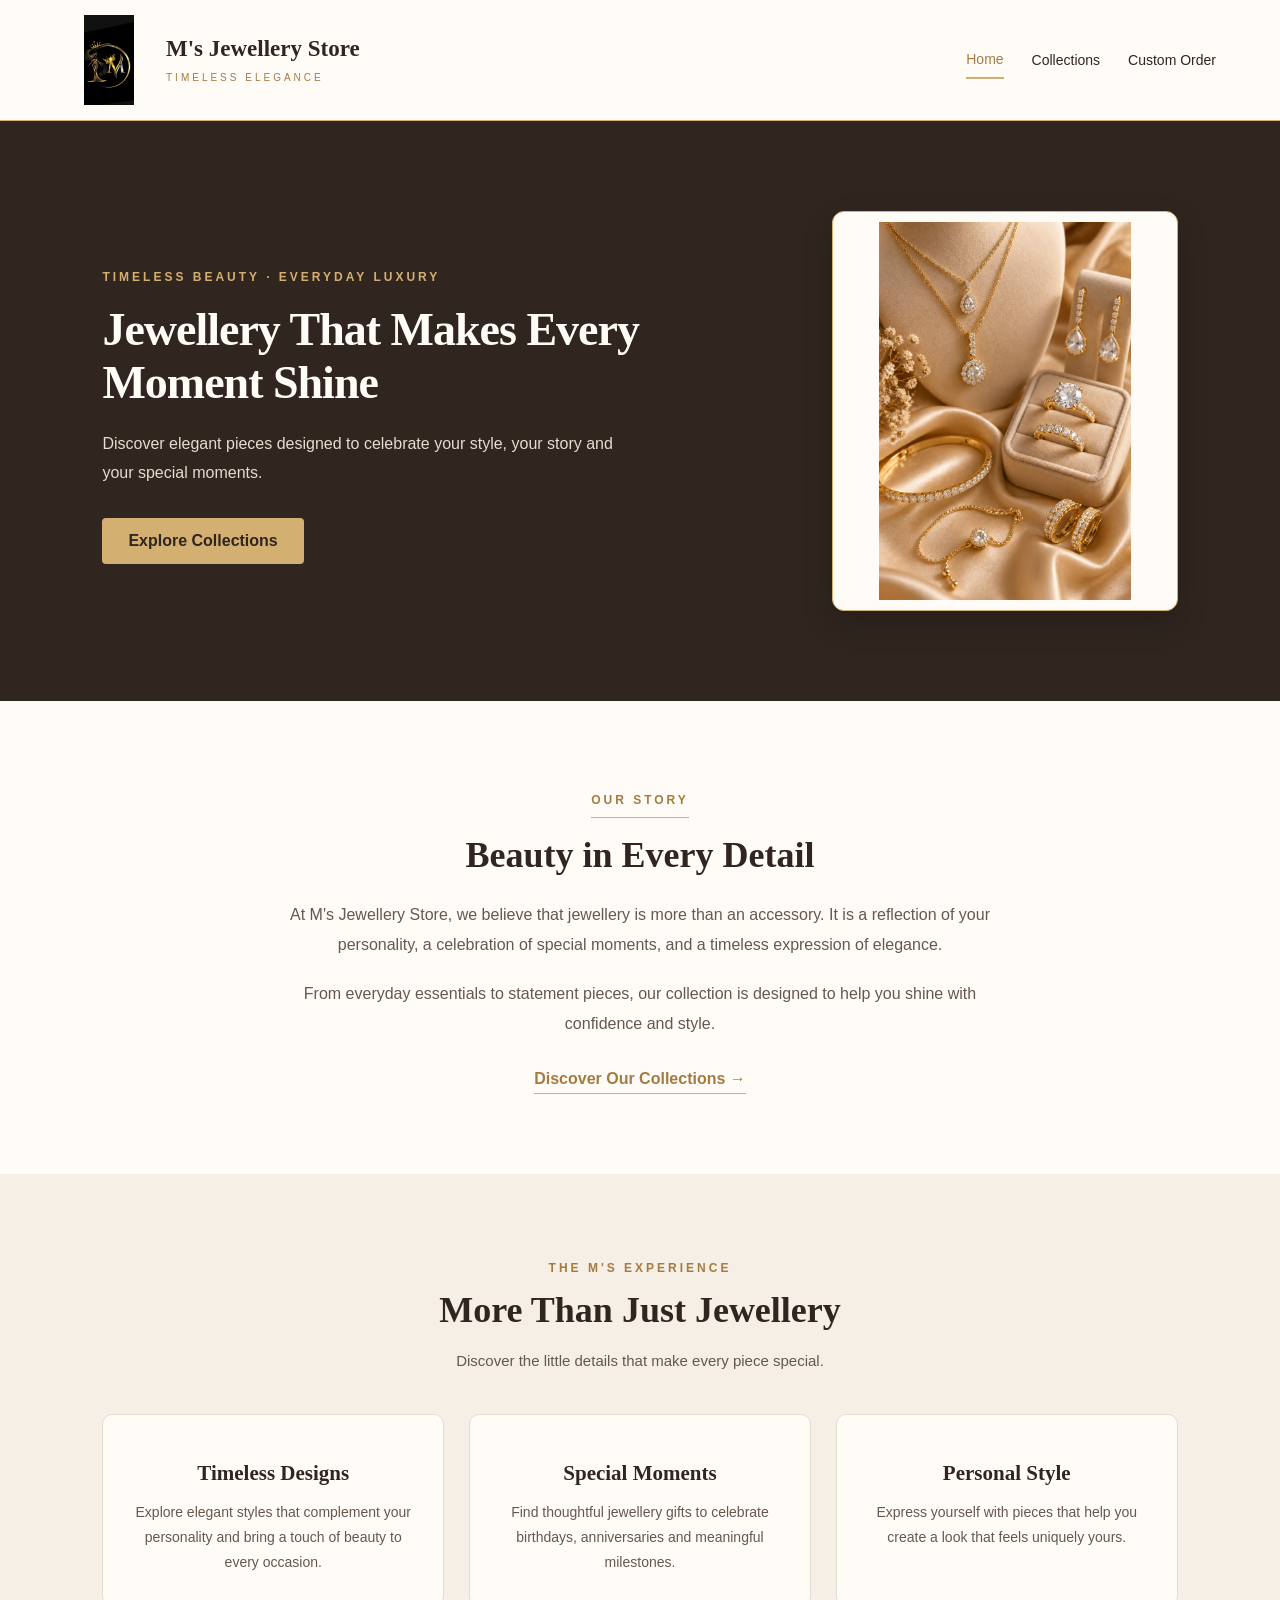
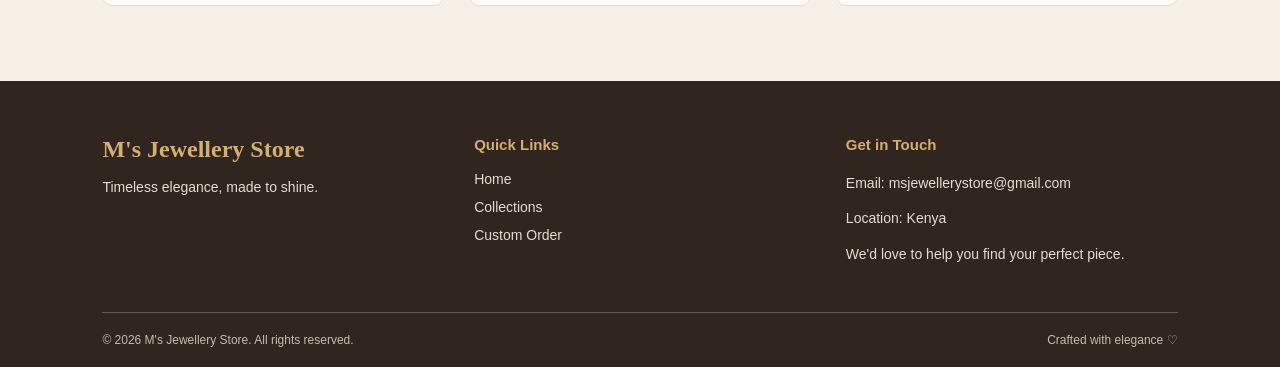
<file: index.html>
<!DOCTYPE html>
<html>
    <head>
        <meta name="viewport" content="width=device-width, initial-scale=1.0">
        <title>M's Jewellery Store</title>
        <link rel="icon" type="images/jpg" href="static/images/favicon.jpg">
        <link rel="stylesheet" href="static/css/index.css">
    </head>
    <body>
        <header class="site-header">
            <div class="brand">
                 <img src="static/images/logo.jpg" alt="M's Jewellery Store logo" width="80">
                 <div class="brand-text">
                     <h1>M's Jewellery Store</h1>
                     <p>TIMELESS ELEGANCE</p>

                 </div>
            </div>
            <nav class="navbar">
                <a href="index.html" class="active">Home</a>
                <a href="collections.html" >Collections</a>
                <a href="custom-order.html">Custom Order</a>
            </nav>
        </header>
        
<main>
    <section class="hero">
        <div class="hero-content">
            <p class="hero-label">TIMELESS BEAUTY · EVERYDAY LUXURY</p>

            <h2>Jewellery That Makes Every Moment Shine</h2>

            <p class="hero-description">
                Discover elegant pieces designed to celebrate your
                style, your story and your special moments.
            </p>

            <a href="collections.html" class="hero-button">
                Explore Collections
            </a>
        </div>
        
<div class="hero-image">
    <img
        src="static/images/set1.jpg"
        alt="Elegant gold jewellery collection" >
</div>

    </section>
    <section class="about">
    <div class="about-content">

        <p class="about-label">OUR STORY</p>

        <h2>Beauty in Every Detail</h2>

        <p class="about-description">
            At M's Jewellery Store, we believe that jewellery
            is more than an accessory. It is a reflection of
            your personality, a celebration of special moments,
            and a timeless expression of elegance.
        </p>

        <p class="about-description">
            From everyday essentials to statement pieces,
            our collection is designed to help you shine
            with confidence and style.
        </p>

        <a href="collections.html" class="about-link">
            Discover Our Collections →
        </a>

    </div>
</section>

<section class="highlights">

    <div class="highlights-heading">
        <p class="highlights-label">THE M'S EXPERIENCE</p>
        <h2>More Than Just Jewellery</h2>
        <p>Discover the little details that make every piece special.</p>
    </div>

    <div class="highlights-grid">

        <article class="highlight-card">
            <div class="highlight-icon" aria-hidden="true"></div>
            <h3>Timeless Designs</h3>
            <p>Explore elegant styles that complement your personality and bring a touch of beauty to every occasion.</p>
        </article>

        <article class="highlight-card">
            <div class="highlight-icon" aria-hidden="true"></div>
            <h3>Special Moments</h3>
            <p>Find thoughtful jewellery gifts to celebrate birthdays, anniversaries and meaningful milestones.</p>
        </article>

        <article class="highlight-card">
            <div class="highlight-icon" aria-hidden="true"></div>
            <h3>Personal Style</h3>
            <p>Express yourself with pieces that help you create a look that feels uniquely yours.</p>
        </article>

    </div>

</section>


</main>

<footer class="site-footer">

    <div class="footer-content">

        <div class="footer-brand">
            <h2>M's Jewellery Store</h2>
            <p>Timeless elegance, made to shine.</p>
        </div>

        <div class="footer-links">
            <h3>Quick Links</h3>
            <a href="index.html">Home</a>
            <a href="collections.html">Collections</a>
            <a href="custom-order.html">Custom Order</a>
        </div>

        <div class="footer-contact">
            <h3>Get in Touch</h3>
            <p>Email: <a href="mailto:msjewellerystore@gmail.com">msjewellerystore@gmail.com</a></p>
            <p>Location: Kenya</p>
            <p>We'd love to help you find your perfect piece.</p>
        </div>

    </div>

    <div class="footer-bottom">
        <p>&copy; 2026 M's Jewellery Store. All rights reserved.</p>
        <p>Crafted with elegance <span aria-hidden="true">♡</span></p>
    </div>

</footer>
    </body>
</html>
</file>
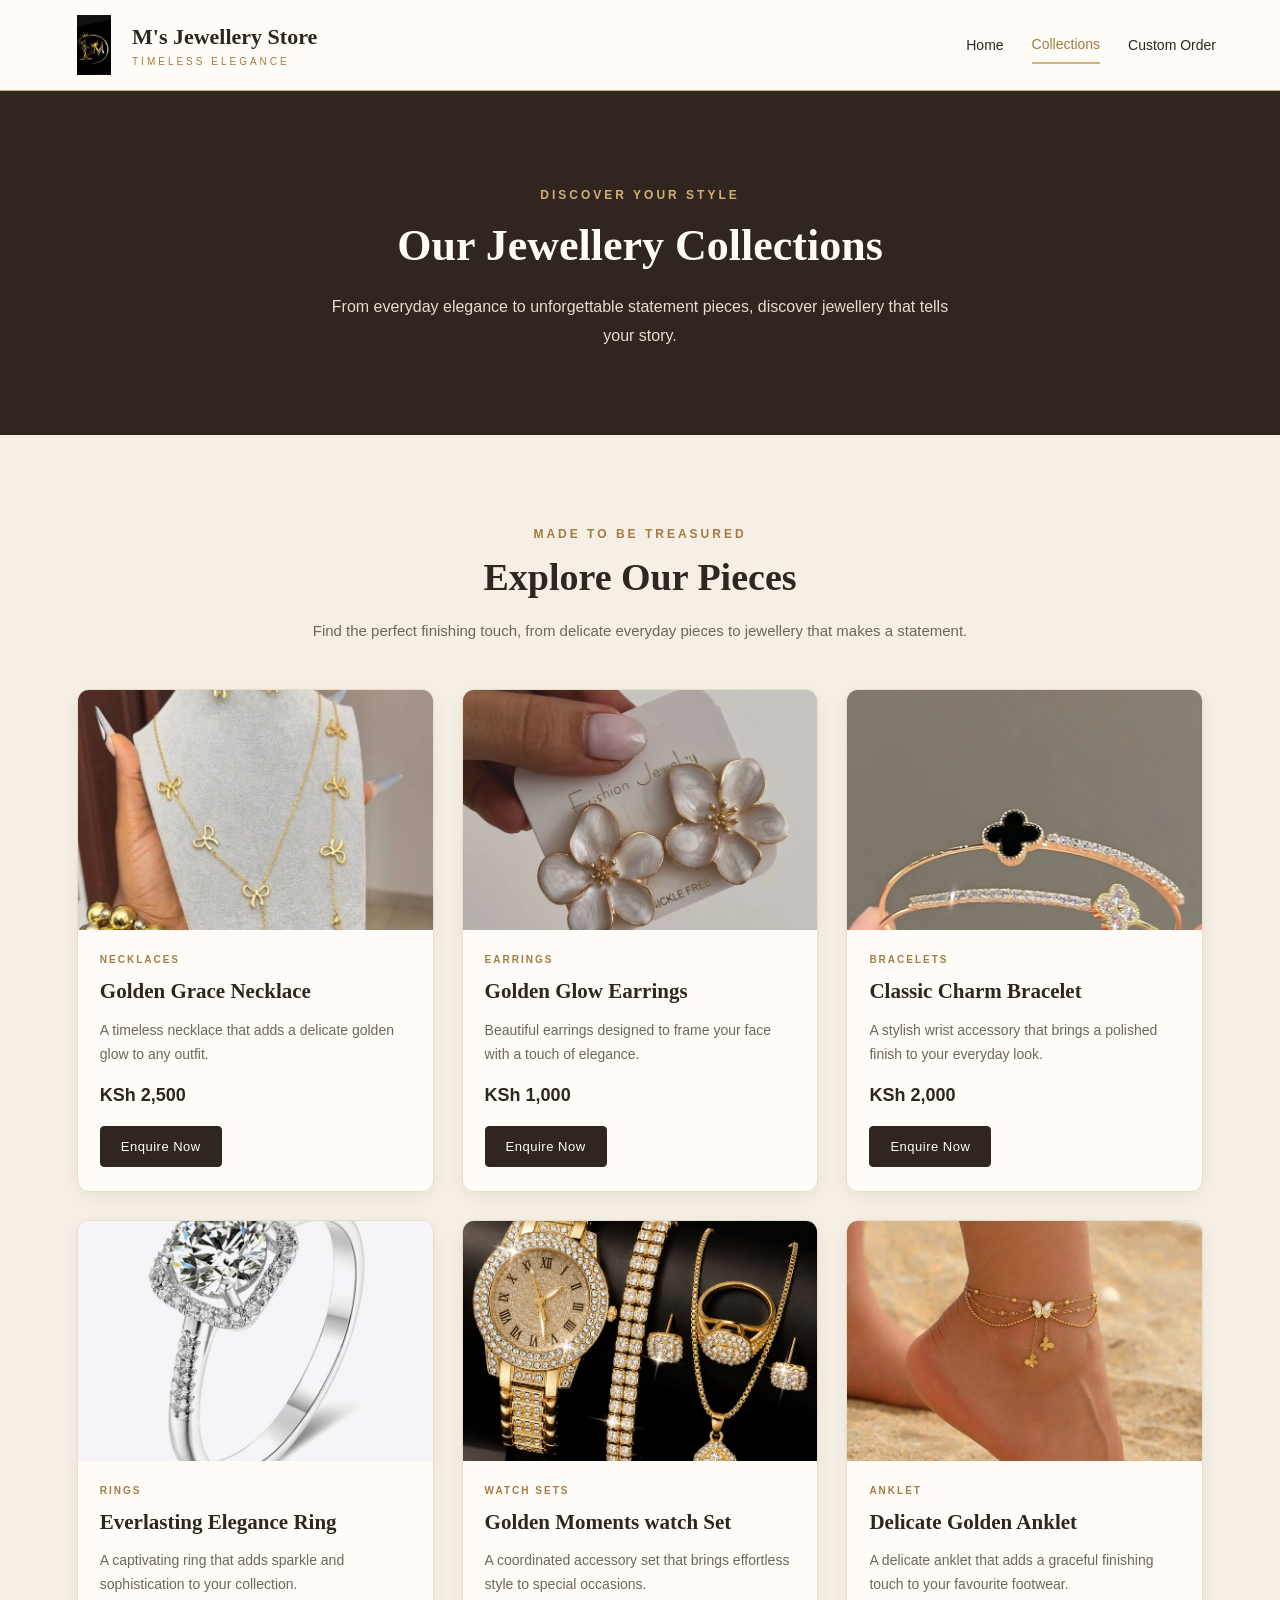
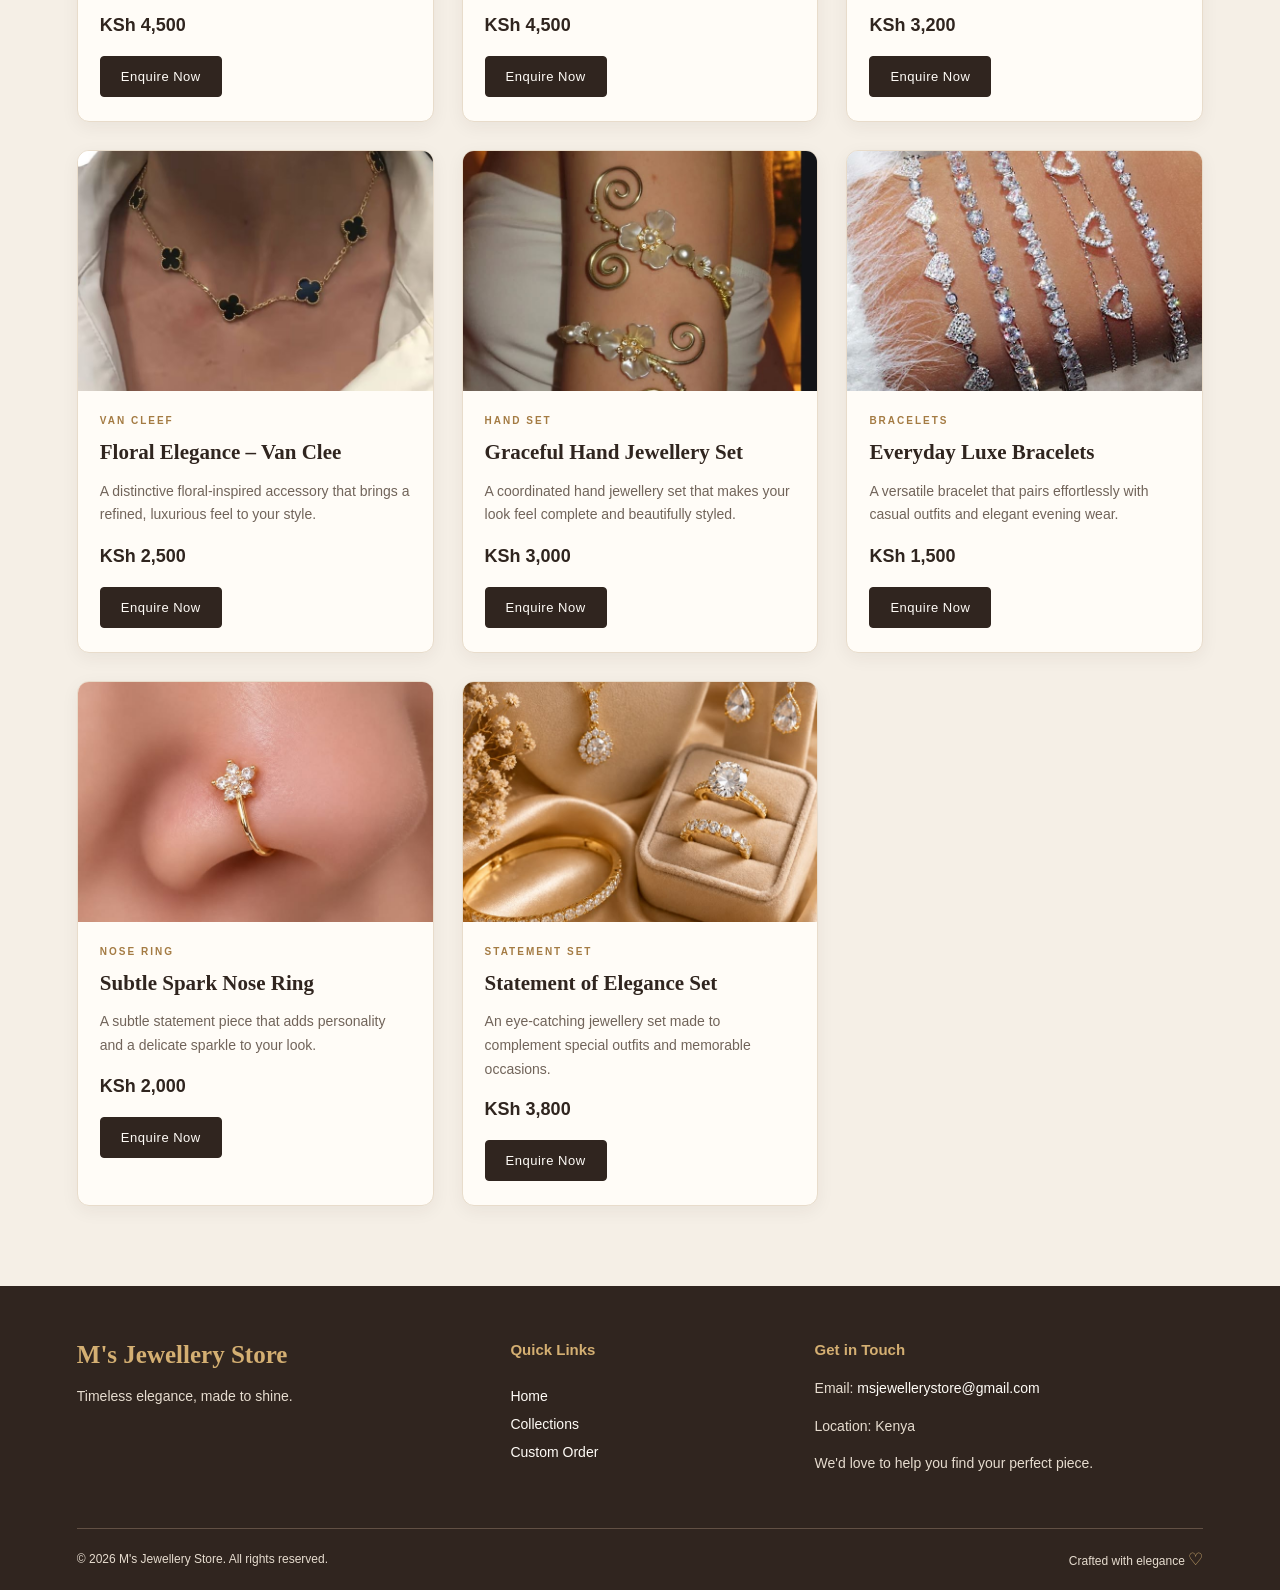
<file: collections.html>
<!DOCTYPE html>
<html>
    <head>
        <title>M's Jewellery Store</title>
        <link rel="icon" type="images/jpg" href="static/images/favicon.jpg">
        <link rel="stylesheet" href="static/css/collections.css">
    </head>
    <body>
        <header class="site-header">
            <div class="brand">
                 <img src="static/images/logo.jpg" alt="M's Jewellery Store logo" width="60">
                 <div class="brand-text">
                     <h1>M's Jewellery Store</h1>
                     <p>TIMELESS ELEGANCE</p>

                 </div>
            </div>
            <nav class="navbar">
                <a href="index.html">Home</a>
                <a href="collections.html" class="active">Collections</a>
                <a href="custom-order.html">Custom Order</a>
            </nav>
        </header>
        
<main>

        <section class="collections-hero">
            <p class="collections-label">DISCOVER YOUR STYLE</p>
            <h2>Our Jewellery Collections</h2>
            <p>
                From everyday elegance to unforgettable statement pieces,
                discover jewellery that tells your story.
            </p>
        </section>
        
        <section class="product-collection">
            <div class="section-heading">
                <p class="section-label">MADE TO BE TREASURED</p>
                <h2>Explore Our Pieces</h2>
                <p>
                    Find the perfect finishing touch, from delicate everyday
                    pieces to jewellery that makes a statement.
                </p>
            </div>

            <div class="product-grid">

                <article class="product-card">
                    <img src="static/images/necklace.jpg" alt="Elegant gold necklace">
                    <div class="product-info">
                        <p class="product-category">NECKLACES</p>
                        <h3>Golden Grace Necklace</h3>
                        <p>A timeless necklace that adds a delicate golden glow to any outfit.</p>
                        <p class="product-price">KSh 2,500</p>
                        <a href="custom-order.html" class="product-button">Enquire Now</a>
                    </div>
                </article>

                <article class="product-card">
                    <img src="static/images/moana earrings.jpg" alt="Elegant moana earrings">
                    <div class="product-info">
                        <p class="product-category">EARRINGS</p>
                        <h3>Golden Glow Earrings</h3>
                        <p>Beautiful earrings designed to frame your face with a touch of elegance.</p>
                        <p class="product-price">KSh 1,000</p>
                        <a href="custom-order.html" class="product-button">Enquire Now</a>
                    </div>
                </article>

                <article class="product-card">
                    <img src="static/images/bangles.jpg" alt="Elegant gold bracelet">
                    <div class="product-info">
                        <p class="product-category">BRACELETS</p>
                        <h3>Classic Charm Bracelet</h3>
                        <p>A stylish wrist accessory that brings a polished finish to your everyday look.</p>
                        <p class="product-price">KSh 2,000</p>
                        <a href="custom-order.html" class="product-button">Enquire Now</a>
                    </div>
                </article>

                <article class="product-card">
                    <img src="static/images/carat diamond ring.jpg" alt="Elegant diamond ring">
                    <div class="product-info">
                        <p class="product-category">RINGS</p>
                        <h3>Everlasting Elegance Ring</h3>
                        <p>A captivating ring that adds sparkle and sophistication to your collection.</p>
                        <p class="product-price">KSh 4,500</p>
                        <a href="custom-order.html" class="product-button">Enquire Now</a>
                    </div>
                </article>

                <article class="product-card">
                    <img src="static/images/watch set.jpg" alt="Elegant jewellery set">
                    <div class="product-info">
                        <p class="product-category">WATCH SETS</p>
                        <h3>Golden Moments watch Set</h3>
                        <p>A coordinated accessory set that brings effortless style to special occasions.</p>
                        <p class="product-price">KSh 4,500</p>
                        <a href="custom-order.html" class="product-button">Enquire Now</a>
                    </div>
                </article>

                <article class="product-card">
                    <img src="static/images/anklet.jpg" alt="Elegant anklet">
                    <div class="product-info">
                        <p class="product-category">ANKLET</p>
                        <h3>Delicate Golden Anklet</h3>
                        <p>A delicate anklet that adds a graceful finishing touch to your favourite footwear.</p>
                        <p class="product-price">KSh 3,200</p>
                        <a href="custom-order.html" class="product-button">Enquire Now</a>
                    </div>
                </article>
                  <article class="product-card">
                    <img src="static/images/Van cleef.jpg" alt="Elegant anklet">
                    <div class="product-info">
                        <p class="product-category">VAN CLEEF</p>
                        <h3>Floral Elegance – Van Clee</h3>
                        <p>A distinctive floral-inspired accessory that brings a refined, luxurious feel to your style.</p>
                        <p class="product-price">KSh 2,500</p>
                        <a href="custom-order.html" class="product-button">Enquire Now</a>
                    </div>
                </article>
                  <article class="product-card">
                    <img src="static/images/hand set.jpg" alt="Elegant anklet">
                    <div class="product-info">
                        <p class="product-category">HAND SET</p>
                        <h3>Graceful Hand Jewellery Set</h3>
                        <p>A coordinated hand jewellery set that makes your look feel complete and beautifully styled.</p>
                        <p class="product-price">KSh 3,000</p>
                        <a href="custom-order.html" class="product-button">Enquire Now</a>
                    </div>
                </article>
                  <article class="product-card">
                    <img src="static/images/bracelet.jpg" alt="Elegant anklet">
                    <div class="product-info">
                        <p class="product-category">BRACELETS</p>
                        <h3>Everyday Luxe Bracelets</h3>
                        <p>A versatile bracelet that pairs effortlessly with casual outfits and elegant evening wear.</p>
                        <p class="product-price">KSh 1,500</p>
                        <a href="custom-order.html" class="product-button">Enquire Now</a>
                    </div>
                </article>
                  <article class="product-card">
                    <img src="static/images/nose ring.jpg" alt="Elegant anklet">
                    <div class="product-info">
                        <p class="product-category">NOSE RING</p>
                        <h3>Subtle Spark Nose Ring</h3>
                        <p>A subtle statement piece that adds personality and a delicate sparkle to your look.</p>
                        <p class="product-price">KSh 2,000</p>
                        <a href="custom-order.html" class="product-button">Enquire Now</a>
                    </div>
                </article>
                  <article class="product-card">
                    <img src="static/images/set1.jpg" alt="Elegant anklet">
                    <div class="product-info">
                        <p class="product-category">STATEMENT SET</p>
                        <h3>Statement of Elegance Set</h3>
                        <p>An eye-catching jewellery set made to complement special outfits and memorable occasions.</p>
                        <p class="product-price">KSh 3,800</p>
                        <a href="custom-order.html" class="product-button">Enquire Now</a>
                    </div>
                </article>

            </div>
        </section>
    </main>
<footer class="site-footer">

    <div class="footer-content">

        <div class="footer-brand">
            <h2>M's Jewellery Store</h2>
            <p>Timeless elegance, made to shine.</p>
        </div>

        <div class="footer-links">
            <h3>Quick Links</h3>
            <a href="index.html">Home</a>
            <a href="collections.html">Collections</a>
            <a href="custom-order.html">Custom Order</a>
        </div>

        <div class="footer-contact">
            <h3>Get in Touch</h3>
            <p>Email: <a href="mailto:msjewellerystore@gmail.com">msjewellerystore@gmail.com</a></p>
            <p>Location: Kenya</p>
            <p>We'd love to help you find your perfect piece.</p>
        </div>

    </div>

    <div class="footer-bottom">
        <p>&copy; 2026 M's Jewellery Store. All rights reserved.</p>
        <p>Crafted with elegance <span aria-hidden="true">♡</span></p>
    </div>

</footer>
    </body>
</html>
</file>
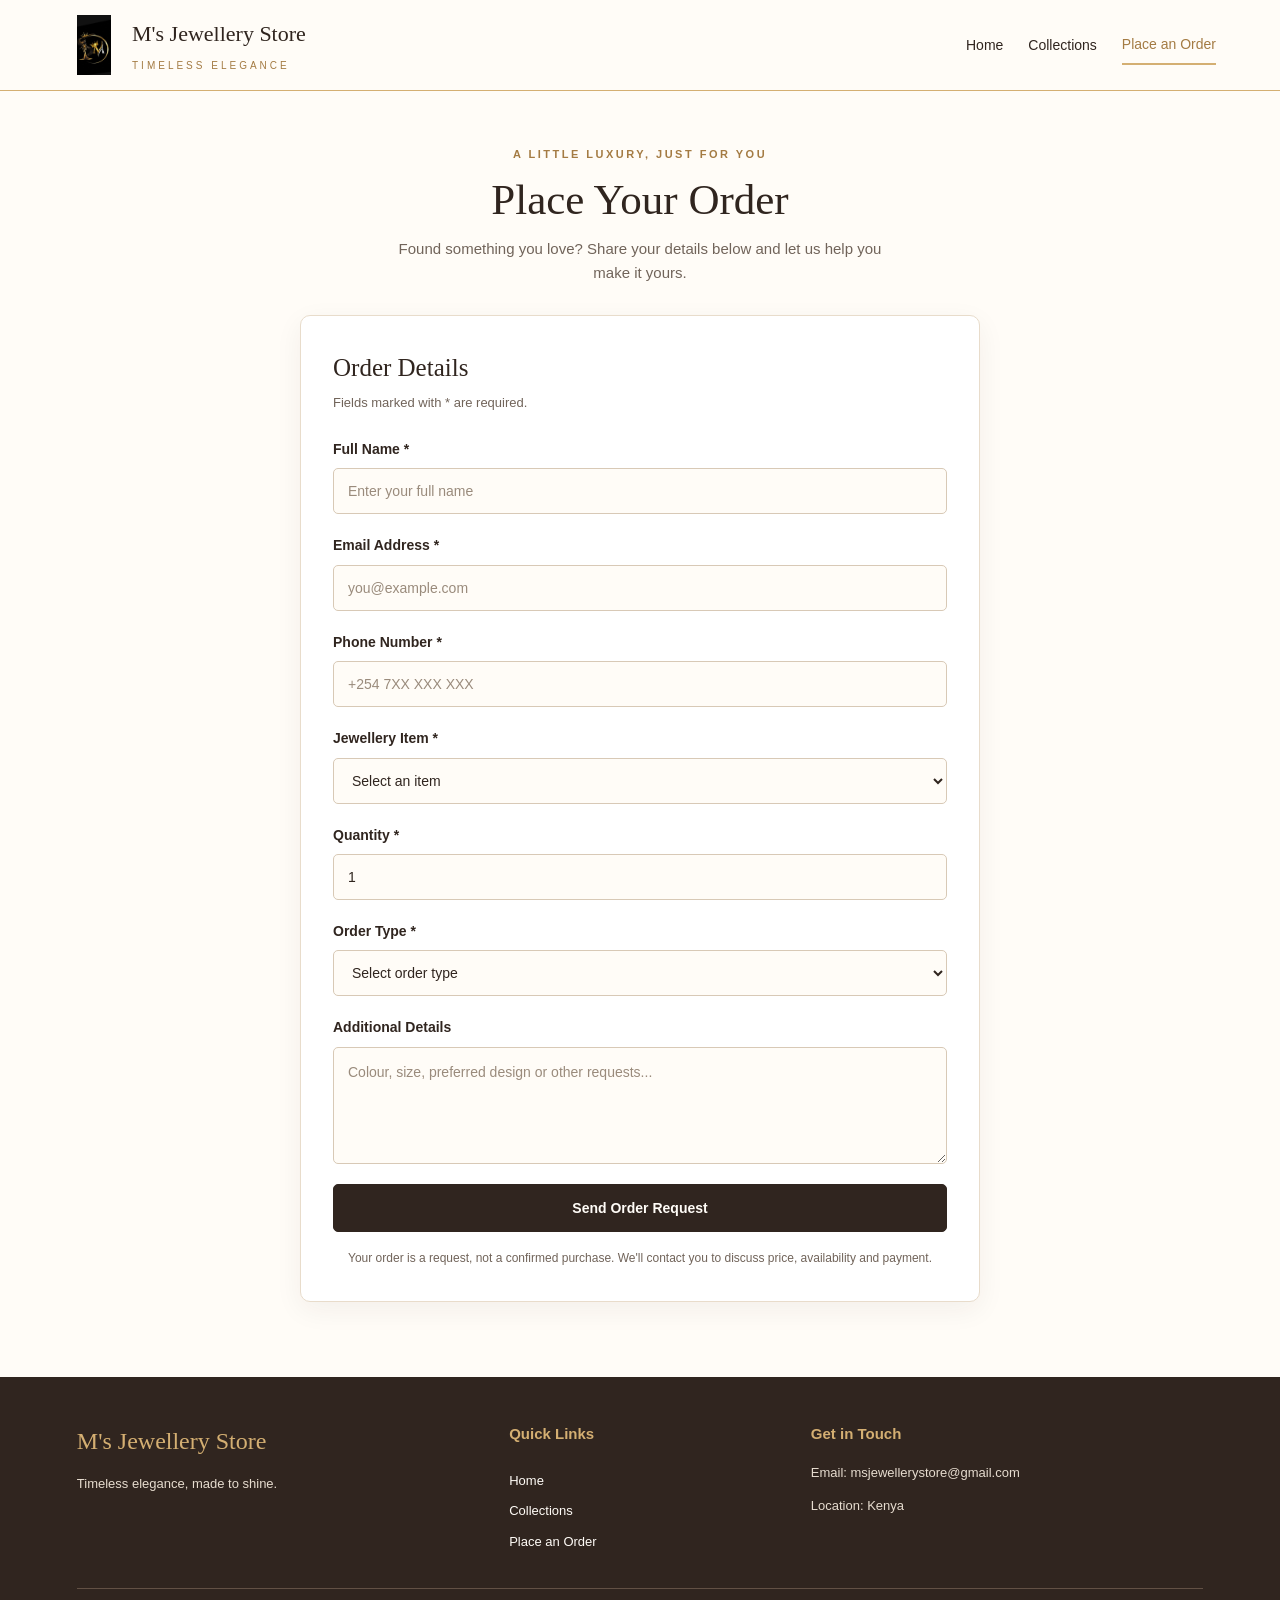
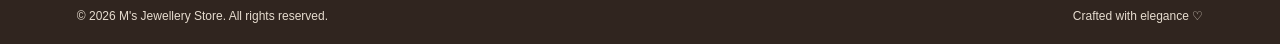
<file: custom-order.html>
<!DOCTYPE html>
<html lang="en">
<head>
    <meta charset="UTF-8">
    <meta name="viewport" content="width=device-width, initial-scale=1.0">

    <title>Place an Order | M's Jewellery Store</title>

    <link rel="icon" type="image/jpeg" href="static/images/favicon2.jpg">
    <link rel="stylesheet" href="static/css/custom-order.css">
</head>

<body>

    <header class="site-header">
        <a href="index.html" class="brand">
            <img src="static/images/logo.jpg"
                 alt="M's Jewellery Store logo">

            <div class="brand-text">
                <h1>M's Jewellery Store</h1>
                <p>TIMELESS ELEGANCE</p>
            </div>
        </a>

        <nav class="navbar" aria-label="Main navigation">
            <a href="index.html">Home</a>
            <a href="collections.html">Collections</a>
            <a href="custom-order.html" class="active">Place an Order</a>
        </nav>
    </header>

    <main class="order-page">

        <section class="order-heading">
            <p class="section-label">A LITTLE LUXURY, JUST FOR YOU</p>
            <h2>Place Your Order</h2>
            <p>
                Found something you love? Share your details below
                and let us help you make it yours.
            </p>
        </section>

        <section class="order-card">

            <h3>Order Details</h3>
            <p class="form-note">
                Fields marked with * are required.
            </p>

            <form id="order-form">

                <div class="form-group">
                    <label for="customer-name">Full Name *</label>
                    <input
                        type="text"
                        id="customer-name"
                        name="customer_name"
                        placeholder="Enter your full name"
                        autocomplete="name"
                        required
                    >
                </div>

                <div class="form-group">
                    <label for="customer-email">Email Address *</label>
                    <input
                        type="email"
                        id="customer-email"
                        name="customer_email"
                        placeholder="you@example.com"
                        autocomplete="email"
                        required
                    >
                </div>

                <div class="form-group">
                    <label for="customer-phone">Phone Number *</label>
                    <input
                        type="tel"
                        id="customer-phone"
                        name="customer_phone"
                        placeholder="+254 7XX XXX XXX"
                        autocomplete="tel"
                        required
                    >
                </div>

                <div class="form-group">
                    <label for="jewellery-type">Jewellery Item *</label>
                    <select
                        id="jewellery-type"
                        name="jewellery_type"
                        required
                    >
                        <option value="">Select an item</option>
                        <option value="Necklace">Necklace</option>
                        <option value="Earrings">Earrings</option>
                        <option value="Bracelet">Bracelet</option>
                        <option value="Anklet">Anklet</option>
                        <option value="Ring">Ring</option>
                        <option value="Bangles">Bangles</option>
                        <option value="Watch Set">Watch Set</option>
                        <option value="Jewellery Set">Jewellery Set</option>
                        <option value="Custom Design">Custom Design</option>
                        <option value="Other">Other</option>
                    </select>
                </div>

                <div class="form-group">
                    <label for="quantity">Quantity *</label>
                    <input
                        type="number"
                        id="quantity"
                        name="quantity"
                        min="1"
                        max="50"
                        value="1"
                        required
                    >
                </div>

                <div class="form-group">
                    <label for="order-type">Order Type *</label>
                    <select id="order-type" name="order_type" required>
                        <option value="">Select order type</option>
                        <option value="Purchase">Purchase an existing item</option>
                        <option value="Custom Order">Request a custom design</option>
                    </select>
                </div>

                <div class="form-group">
                    <label for="order-details">
                        Additional Details
                    </label>
                    <textarea
                        id="order-details"
                        name="order_details"
                        rows="4"
                        placeholder="Colour, size, preferred design or other requests..."
                    ></textarea>
                </div>

                <button type="submit" class="submit-button">
                    Send Order Request
                </button>

                <p class="form-note">
                    Your order is a request, not a confirmed purchase.
                    We'll contact you to discuss price, availability
                    and payment.
                </p>

            </form>

        </section>

    </main>

    <footer class="site-footer">
        <div class="footer-content">

            <div>
                <h2>M's Jewellery Store</h2>
                <p>Timeless elegance, made to shine.</p>
            </div>

            <div class="footer-links">
                <h3>Quick Links</h3>
                <a href="index.html">Home</a>
                <a href="collections.html">Collections</a>
                <a href="custom-order.html">Place an Order</a>
            </div>

            <div>
                <h3>Get in Touch</h3>
                <p>
                    Email:
                    <a href="mailto:msjewellerystore@gmail.com">
                        msjewellerystore@gmail.com
                    </a>
                </p>
                <p>Location: Kenya</p>
            </div>

        </div>

        <div class="footer-bottom">
            <p>&copy; 2026 M's Jewellery Store. All rights reserved.</p>
            <p>Crafted with elegance ♡</p>
        </div>
    </footer>

   
</body>
</html>
</file>
<file: static/css/index.css>
body{
    margin: 0;
    font-family: Arial, Helvetica, sans-serif;
    background-color: #FFFCF7;
    color: #30251F;
}
/*header layout*/
.site-header{
    display: flex;
    align-items: center;
    justify-content: space-between;
    padding: 15px 5%;
    background-color: #FFFCF7;
    border-bottom:  1px solid #D4AF72;
}
/* Logo and brand name */

.brand {
    display: flex;
    align-items: center;
    justify-content: flex-start;
    gap: 8px;
}
.brand img {
    width: 80px;
    height: 80px;
    object-fit: contain;
    border-radius: 12px;
}
.brand-text h1 {
    font-family: Georgia, serif;
    font-size: 22px;
    margin: 0;
    color: #30251F;
}
.brand-text p {
    font-size: 10px;
    letter-spacing: 3px;
    color: #A47B43;
    margin: 6px 0 0;
}

/* Navigation links */
.navbar{
    display: flex;
    align-items: center;
    gap: 28px;
}
.navbar a {
    text-decoration: none;
    color: #30251F;
    font-size: 14px;
    font-weight: 500;
    padding: 10px 0;
}
.navbar a:hover {
    color: #A47B43;
    border-bottom: 2px solid #D4AF72;
}
/* Current page link */
.navbar a.active {
    color: #A47B43;
    border-bottom: 2px solid #D4AF72;
}

/* Smooth hover effect */
.navbar a {
   transition: all 0.3s ease;
}

/* Hero section */
.hero {
    background-color: #30251F;
    color: #FFFCF7;
    padding: 90px 8%;
    min-height: 310px;
    display: flex;
    align-items: center;
    justify-content: space-between;
    gap: 50px;
}

/* Hero text container */
.hero-content {
    max-width: 680px;
}

/* Small introductory label */
.hero-label {
    color: #D4AF72;
    font-size: 12px;
    letter-spacing: 3px;
    font-weight: bold;
    margin-bottom: 20px;
}

/* Main hero heading */

.hero h2 {
    font-family: Georgia, serif;
    font-size: 46px;
    line-height: 1.15;
    letter-spacing: -1px;
    margin: 0 0 20px;
}

/* Hero description */
.hero-description {
    font-size: 16px;
    line-height: 1.8;
    color: #E6DCCF;
    max-width: 520px;
    margin-bottom: 30px;
}

/* Call-to-action button */
.hero-button {
    display: inline-block;
    background-color: #D4AF72;
    color: #30251F;
    text-decoration: none;
    padding: 14px 26px;
    border-radius: 4px;
    font-weight: bold;
    transition: background-color 0.3s ease;
}

/* Button hover effect */
.hero-button:hover {
    background-color: #E8C991;
    transform: translateY(-2px);
}

/* Hero image container */
.hero-image {
    flex: 1;
    display: flex;
    justify-content: flex-end;
}

/* Hero jewellery photograph */

.hero-image img {
    width: 100%;
    max-width: 450px;
    height: 400px;
    object-fit: cover;
    object-position: center;
    border-radius: 12px;
    box-shadow: 0 12px 30px rgba(0, 0, 0, 0.18);
}


/* Responsive hero layout */
@media (max-width: 768px) {
    .hero {
        flex-direction: column;
        padding: 50px 6%;
        gap: 30px;
    }

    .hero h2 {
        font-size: 34px;
    }

    .hero-image {
        width: 100%;
    }

    .hero-image img {
        max-width: 100%;
        height: 300px;
    }
}

/* About Us section */
.about {
    background-color: #FFFCF7;
    padding: 80px 8%;
    text-align: center;
}

/* About section content */
.about-content {
    max-width: 750px;
    margin: 0 auto;
}

/* Small gold label */
.about-label {
    color: #A47B43;
    font-size: 12px;
    font-weight: bold;
    letter-spacing: 3px;
    margin-bottom: 16px;
}

/* About section heading */
.about h2 {
    font-family: Georgia, serif;
    font-size: 36px;
    color: #30251F;
    margin: 0 0 24px;
}

/* About section paragraphs */
.about-description {
    color: #66584D;
    font-size: 16px;
    line-height: 1.9;
    margin: 0 0 18px;
}

/* Collections link */

.about-link {
    display: inline-block;
    margin-top: 12px;
    color: #A47B43;
    text-decoration: none;
    font-weight: bold;
    border-bottom: 1px solid #D4AF72;
    padding-bottom: 5px;
    transition: color 0.3s ease,
                border-color 0.3s ease;
}

.about-link:hover {
    color: #30251F;
    border-color: #30251F;
}

.about-label {
    color: #A47B43;
    font-size: 12px;
    font-weight: bold;
    letter-spacing: 3px;
    margin-bottom: 16px;
    display: inline-block;
    padding-bottom: 10px;
    border-bottom: 1px solid #D4AF72;
}


/* Footer section */
.site-footer {
    background-color: #30251F;
    color: #FFFCF7;
    padding: 55px 8% 20px;
}

/* Main footer layout */
.footer-content {
    display: flex;
    justify-content: space-between;
    align-items: flex-start;
    gap: 40px;
    padding-bottom: 35px;
}

/* Footer columns */
.footer-brand,
.footer-links,
.footer-contact {
    flex: 1;
}

/* Store name */
.footer-brand h2 {
    font-family: Georgia, serif;
    font-size: 24px;
    color: #D4AF72;
    margin: 0 0 12px;
}

/* Column headings */
.footer-content h3 {
    font-size: 15px;
    color: #D4AF72;
    margin: 0 0 18px;
}

/* Footer paragraphs */
.footer-content p {
    font-size: 14px;
    line-height: 1.8;
    color: #E6DCCF;
    margin: 0 0 10px;
}

/* Footer links */
.footer-content a {
    display: block;
    width: fit-content;
    color: #E6DCCF;
    text-decoration: none;
    font-size: 14px;
    margin-bottom: 12px;
    overflow-wrap: anywhere;
    transition: color 0.3s ease;
}

/* Contact email inside its paragraph */
.footer-contact p a {
    display: inline;
}

/* Footer link hover */
.footer-content a:hover {
    color: #D4AF72;
}

/* Copyright row */
.footer-bottom {
    display: flex;
    justify-content: space-between;
    align-items: center;
    gap: 15px;
    border-top: 1px solid #66584D;
    padding-top: 20px;
}

/* Copyright text */
.footer-bottom p {
    color: #C8BBAE;
    font-size: 12px;
    margin: 0;
}

/* Mobile footer layout */
@media (max-width: 768px) {
    .footer-content {
        flex-direction: column;
        gap: 30px;
    }

    .footer-bottom {
        flex-direction: column;
        align-items: flex-start;
        gap: 12px;
    }
}

/* Jewellery highlights section */
.highlights {
    background-color: #F5EFE6;
    padding: 75px 8%;
}

/* Section heading */
.highlights-heading {
    text-align: center;
    max-width: 650px;
    margin: 0 auto 40px;
}

.highlights-label {
    color: #A47B43;
    font-size: 12px;
    font-weight: bold;
    letter-spacing: 3px;
    margin-bottom: 14px;
}

.highlights-heading h2 {
    font-family: Georgia, serif;
    font-size: 36px;
    color: #30251F;
    margin: 0 0 16px;
}

.highlights-heading > p:last-child {
    color: #66584D;
    font-size: 15px;
    line-height: 1.8;
}

/* Three-card grid */
.highlights-grid {
    display: grid;
    grid-template-columns: repeat(3, minmax(0, 1fr));
    gap: 25px;
}

/* Individual cards */
.highlight-card {
    background-color: #FFFCF7;
    border: 1px solid #E6DCCF;
    border-radius: 10px;
    padding: 30px 24px;
    text-align: center;
    transition: transform 0.3s ease,
                box-shadow 0.3s ease;
}

/* Decorative symbol */
.highlight-icon {
    color: #A47B43;
    font-size: 36px;
    margin-bottom: 16px;
}

/* Card heading */
.highlight-card h3 {
    font-family: Georgia, serif;
    font-size: 21px;
    color: #30251F;
    margin: 0 0 14px;
}

/* Card description */
.highlight-card p {
    color: #66584D;
    font-size: 14px;
    line-height: 1.8;
    margin: 0;
}

/* Card hover effect */
.highlight-card:hover {
    transform: translateY(-5px);
    box-shadow: 0 10px 25px rgba(48, 37, 31, 0.10);
}

/* Tablet and mobile layout */
@media (max-width: 768px) {
    .highlights {
        padding: 55px 6%;
    }

    .highlights-heading h2 {
        font-size: 30px;
    }

    .highlights-grid {
        grid-template-columns: 1fr;
        gap: 18px;
    }
}

/* Shopping guide section */
.shopping-guide {
    background-color: #FFFCF7;
    padding: 75px 8%;
}

/* Section heading */
.shopping-guide-heading {
    max-width: 650px;
    text-align: center;
    margin: 0 auto 40px;
}

.guide-label {
    color: #A47B43;
    font-size: 12px;
    font-weight: bold;
    letter-spacing: 3px;
    margin-bottom: 14px;
}

.shopping-guide-heading h2 {
    font-family: Georgia, serif;
    font-size: 36px;
    color: #30251F;
    margin: 0 0 16px;
}

.shopping-guide-heading > p:last-child {
    color: #66584D;
    font-size: 15px;
    line-height: 1.8;
}

/* Two list cards */
.guide-lists {
    display: grid;
    grid-template-columns: repeat(2, minmax(0, 1fr));
    gap: 25px;
}

/* Individual list card */
.guide-list-card {
    background-color: #F5EFE6;
    border: 1px solid #E6DCCF;
    border-radius: 10px;
    padding: 30px;
}

/* Card headings */
.guide-list-card h3 {
    font-family: Georgia, serif;
    color: #30251F;
    font-size: 22px;
    margin: 0 0 20px;
}

/* Both lists */
.shopping-steps,
.jewellery-types {
    padding-left: 24px;
    margin: 0;
    color: #66584D;
}

/* Individual list items */
.shopping-steps li,
.jewellery-types li {
    padding-left: 5px;
    margin-bottom: 14px;
    line-height: 1.8;
}

/* Champagne-gold list markers */
.shopping-steps li::marker,
.jewellery-types li::marker {
    color: #A47B43;
    font-weight: bold;
}

/* Mobile layout */
@media (max-width: 768px) {
    .shopping-guide {
        padding: 55px 6%;
    }

    .shopping-guide-heading h2 {
        font-size: 30px;
    }

    .guide-lists {
        grid-template-columns: 1fr;
        gap: 18px;
    }

    .guide-list-card {
        padding: 24px;
    }
}

/* =====================================
   FINAL BRAND LOGO STYLING
===================================== */

.brand {
    display: flex;
    align-items: center;
    justify-content: flex-start;
    gap: 12px;
    min-width: 0;
}

.brand img {
    display: block;
    width: 90px;
    height: 90px;
    object-fit: contain;
    object-position: center;
    flex-shrink: 0;
    border-radius: 8px;
}

.brand-text {
    min-width: 0;
}

.brand-text h1 {
    font-family: Georgia, serif;
    font-size: 23px;
    line-height: 1.3;
    margin: 0;
    color: #30251F;
}

.brand-text p {
    font-size: 10px;
    letter-spacing: 3px;
    line-height: 1.6;
    color: #A47B43;
    margin: 6px 0 0;
}

/* =====================================
   FINAL HERO IMAGE STYLING
===================================== */

.hero-image {
    flex: 1 1 0;
    min-width: 0;
    display: flex;
    align-items: center;
    justify-content: center;
}

.hero-image img {
    display: block;
    width: 100%;
    max-width: 450px;
    height: 400px;
    object-fit: contain;
    object-position: center;
    padding: 10px;
    box-sizing: border-box;
    background-color: #FFFCF7;
    border: 1px solid #D4AF72;
    border-radius: 12px;
    box-shadow: 0 12px 30px rgba(0, 0, 0, 0.18);
}

/* =====================================
   RESPONSIVE HEADER AND HERO
===================================== */

@media (max-width: 768px) {
    .site-header {
        flex-wrap: wrap;
        gap: 15px;
    }

    .brand img {
        width: 72px;
        height: 72px;
    }

    .brand-text h1 {
        font-size: 20px;
    }

    .navbar {
        flex-wrap: wrap;
        gap: 12px 20px;
    }

    .hero {
        flex-direction: column;
        padding: 50px 6%;
        gap: 30px;
    }

    .hero h2 {
        font-size: 34px;
    }

    .hero-image {
        width: 100%;
        flex: 1 1 auto;
    }

    .hero-image img {
        width: 100%;
        max-width: 450px;
        height: 320px;
    }
}

@media (max-width: 400px) {
    .brand {
        gap: 9px;
    }

    .brand img {
        width: 60px;
        height: 60px;
    }

    .brand-text h1 {
        font-size: 17px;
    }

    .brand-text p {
        font-size: 9px;
        letter-spacing: 2px;
    }
}
</file>
<file: static/css/collections.css>
/* Basic page setup */
body {
    margin: 0;
    font-family: Arial, sans-serif;
    background-color: #FFFCF7;
    color: #30251F;
}

/* Shared header */
.site-header {
    display: flex;
    align-items: center;
    justify-content: space-between;
    gap: 25px;
    padding: 15px 5%;
    background-color: #FFFCF7;
    border-bottom: 1px solid #D4AF72;
}

/* Brand */
.brand {
    display: flex;
    align-items: center;
    gap: 8px;
}

.brand img {
    width: 60px;
    height: 60px;
    object-fit: contain;
    border-radius: 12px;
}

.brand-text h1 {
    font-family: Georgia, serif;
    font-size: 22px;
    margin: 0;
    color: #30251F;
}

.brand-text p {
    font-size: 10px;
    letter-spacing: 3px;
    color: #A47B43;
    margin: 6px 0 0;
}

/* Navigation */
.navbar {
    display: flex;
    align-items: center;
    flex-wrap: wrap;
    gap: 28px;
}

.navbar a {
    text-decoration: none;
    color: #30251F;
    font-size: 14px;
    padding: 10px 0;
    transition: color 0.3s ease;
}

.navbar a:hover,
.navbar a.active {
    color: #A47B43;
    border-bottom: 2px solid #D4AF72;
}

/* Collections introduction */
.collections-hero {
    background-color: #30251F;
    color: #FFFCF7;
    text-align: center;
    padding: 85px 8%;
}

.collections-label {
    color: #D4AF72;
    font-size: 12px;
    font-weight: bold;
    letter-spacing: 3px;
    margin-bottom: 18px;
}

.collections-hero h2 {
    font-family: Georgia, serif;
    font-size: 44px;
    line-height: 1.2;
    margin: 0 0 20px;
}

.collections-hero > p:last-child {
    max-width: 620px;
    margin: 0 auto;
    color: #E6DCCF;
    font-size: 16px;
    line-height: 1.8;
}

/* Responsive layout */
@media (max-width: 768px) {
    .site-header {
        flex-direction: column;
        align-items: flex-start;
    }

    .navbar {
        gap: 18px;
    }

    .collections-hero {
        padding: 60px 6%;
    }

    .collections-hero h2 {
        font-size: 34px;
    }
}

/* Product collection section */
.product-collection {
    padding: 80px 6%;
    background-color: #F5EFE6;
}

/* Section heading */
.section-heading {
    max-width: 680px;
    margin: 0 auto 45px;
    text-align: center;
}

.section-label {
    color: #A47B43;
    font-size: 12px;
    font-weight: bold;
    letter-spacing: 3px;
    margin-bottom: 14px;
}

.section-heading h2 {
    font-family: Georgia, serif;
    font-size: 38px;
    color: #30251F;
    margin: 0 0 18px;
}

.section-heading > p:last-child {
    color: #71645A;
    font-size: 15px;
    line-height: 1.8;
    margin: 0;
}

/* Three-column product layout */
.product-grid {
    display: grid;
    grid-template-columns: repeat(3, minmax(0, 1fr));
    gap: 28px;
    max-width: 1200px;
    margin: 0 auto;
}

/* Individual product card */
.product-card {
    background-color: #FFFCF7;
    border: 1px solid #E8DCCB;
    border-radius: 12px;
    overflow: hidden;
    box-shadow: 0 5px 18px rgba(48, 37, 31, 0.06);
    transition: transform 0.3s ease, box-shadow 0.3s ease;
}

.product-card:hover {
    transform: translateY(-6px);
    box-shadow: 0 12px 28px rgba(48, 37, 31, 0.13);
}

/* Product images */
.product-card img {
    display: block;
    width: 100%;
    height: 240px;
    object-fit: cover;
    background-color: #E8DCCB;
}

/* Product details */
.product-info {
    padding: 24px 22px;
}

.product-category {
    color: #A47B43;
    font-size: 10px;
    font-weight: bold;
    letter-spacing: 2px;
    margin: 0 0 12px;
}

.product-info h3 {
    font-family: Georgia, serif;
    font-size: 21px;
    color: #30251F;
    line-height: 1.4;
    margin: 0 0 12px;
}

.product-info > p:not(.product-category):not(.product-price) {
    color: #71645A;
    font-size: 14px;
    line-height: 1.7;
    min-height: 48px;
    margin: 0 0 18px;
}

.product-price {
    color: #30251F;
    font-size: 18px;
    font-weight: bold;
    margin: 0 0 20px;
}

/* Enquiry button */
.product-button {
    display: inline-block;
    padding: 12px 20px;
    background-color: #30251F;
    color: #FFFCF7;
    border: 1px solid #30251F;
    border-radius: 4px;
    text-decoration: none;
    font-size: 13px;
    letter-spacing: 0.5px;
    transition: background-color 0.3s ease,
                color 0.3s ease,
                border-color 0.3s ease;
}

.product-button:hover {
    background-color: #D4AF72;
    color: #30251F;
    border-color: #D4AF72;
}

/* Tablet layout */
@media (max-width: 900px) {
    .product-grid {
        grid-template-columns: repeat(2, minmax(0, 1fr));
        gap: 22px;
    }
}

/* Mobile layout */
@media (max-width: 560px) {
    .product-collection {
        padding: 55px 5%;
    }

    .section-heading h2 {
        font-size: 30px;
    }

    .product-grid {
        grid-template-columns: 1fr;
        gap: 22px;
    }

    .product-card img {
        height: 250px;
    }

    .product-info {
        padding: 22px 18px;
    }
}

/* Collections page footer */
.site-footer {
    background-color: #30251F;
    color: #FFFCF7;
    padding: 55px 6% 0;
}

.footer-content {
    display: grid;
    grid-template-columns: 1.2fr 0.8fr 1.2fr;
    gap: 45px;
    max-width: 1200px;
    margin: 0 auto;
    padding-bottom: 40px;
}

.footer-brand h2 {
    font-family: Georgia, serif;
    font-size: 25px;
    color: #D4AF72;
    margin: 0 0 15px;
}

.footer-brand p,
.footer-contact p {
    color: #E6DCCF;
    font-size: 14px;
    line-height: 1.8;
}

.footer-content h3 {
    color: #D4AF72;
    font-size: 15px;
    margin: 0 0 18px;
}

.footer-links {
    display: flex;
    flex-direction: column;
    align-items: flex-start;
    gap: 12px;
}

.footer-links a,
.footer-contact a {
    color: #FFFCF7;
    font-size: 14px;
    text-decoration: none;
    transition: color 0.3s ease;
}

.footer-links a:hover,
.footer-contact a:hover {
    color: #D4AF72;
}

.footer-contact p {
    margin: 0 0 12px;
    overflow-wrap: anywhere;
}

.footer-bottom {
    display: flex;
    justify-content: space-between;
    align-items: center;
    gap: 15px;
    border-top: 1px solid #625044;
    padding: 20px 0;
    color: #E6DCCF;
    font-size: 12px;
}

.footer-bottom p {
    margin: 0;
}

.footer-bottom span {
    color: #D4AF72;
    font-size: 17px;
}

/* Responsive footer */
@media (max-width: 768px) {
    .footer-content {
        grid-template-columns: 1fr;
        gap: 28px;
    }

    .footer-bottom {
        flex-direction: column;
        align-items: flex-start;
    }
}
</file>
<file: static/css/custom-order.css>
/* ========================================
   M'S JEWELLERY STORE - CUSTOM ORDER PAGE
   Simple, elegant and responsive
======================================== */

/* 1. Global Styles */

* {
    box-sizing: border-box;
}

body {
    margin: 0;
    font-family: Arial, Helvetica, sans-serif;
    background-color: #FFFCF7;
    color: #30251F;
    line-height: 1.6;
}

a {
    color: inherit;
    text-decoration: none;
}

/* 2. Header */

.site-header {
    display: flex;
    align-items: center;
    justify-content: space-between;
    gap: 25px;
    padding: 15px 5%;
    background-color: #FFFCF7;
    border-bottom: 1px solid #D4AF72;
}

/* Logo and brand */

.brand {
    display: flex;
    align-items: center;
    gap: 8px;
}

.brand img {
    width: 60px;
    height: 60px;
    object-fit: contain;
    border-radius: 12px;
}

.brand-text h1 {
    margin: 0;
    font-family: Georgia, serif;
    font-size: 22px;
    font-weight: normal;
    color: #30251F;
}

.brand-text p {
    margin: 6px 0 0;
    color: #A47B43;
    font-size: 10px;
    letter-spacing: 3px;
}

/* Navigation */

.navbar {
    display: flex;
    align-items: center;
    flex-wrap: wrap;
    gap: 25px;
}

.navbar a {
    padding: 8px 0;
    color: #30251F;
    font-size: 14px;
    transition: color 0.3s ease;
}

.navbar a:hover,
.navbar a.active {
    color: #A47B43;
}

.navbar a.active {
    border-bottom: 2px solid #D4AF72;
}

/* 3. Order Page */

.order-page {
    width: min(100% - 32px, 680px);
    margin: 0 auto;
    padding: 55px 0 75px;
}

/* Page introduction */

.order-heading {
    margin-bottom: 30px;
    text-align: center;
}

.section-label {
    margin: 0 0 10px;
    color: #A47B43;
    font-size: 11px;
    font-weight: bold;
    letter-spacing: 2.5px;
}

.order-heading h2 {
    margin: 0 0 12px;
    font-family: Georgia, serif;
    font-size: clamp(32px, 5vw, 43px);
    font-weight: normal;
    line-height: 1.2;
}

.order-heading > p:last-child {
    max-width: 490px;
    margin: 0 auto;
    color: #71645A;
    font-size: 15px;
}

/* 4. Order Form Card */

.order-card {
    padding: 32px;
    background-color: #FFFFFF;
    border: 1px solid #E8DCCB;
    border-radius: 10px;
    box-shadow: 0 8px 28px rgba(48, 37, 31, 0.06);
}

.order-card h3 {
    margin: 0 0 5px;
    font-family: Georgia, serif;
    font-size: 25px;
    font-weight: normal;
}

.form-note {
    margin: 0 0 24px;
    color: #71645A;
    font-size: 13px;
}

/* Form groups */

.form-group {
    display: flex;
    flex-direction: column;
    gap: 8px;
    margin-bottom: 20px;
}

.form-group label {
    color: #30251F;
    font-size: 14px;
    font-weight: bold;
}

/* Input fields and dropdowns */

.form-group input,
.form-group select,
.form-group textarea {
    width: 100%;
    min-width: 0;
    padding: 13px 14px;
    border: 1px solid #D8C9B6;
    border-radius: 5px;
    background-color: #FFFCF7;
    color: #30251F;
    font-family: Arial, Helvetica, sans-serif;
    font-size: 14px;
    transition: border-color 0.3s ease,
                box-shadow 0.3s ease;
}

.form-group input,
.form-group select {
    min-height: 46px;
}

.form-group textarea {
    min-height: 110px;
    resize: vertical;
    line-height: 1.6;
}

.form-group input::placeholder,
.form-group textarea::placeholder {
    color: #9A8B7C;
}

/* Focus states */

.form-group input:focus,
.form-group select:focus,
.form-group textarea:focus {
    outline: none;
    border-color: #A47B43;
    box-shadow: 0 0 0 3px rgba(212, 175, 114, 0.2);
}

/* 5. Submit Button */

.submit-button {
    display: block;
    width: 100%;
    margin-top: 8px;
    padding: 15px 20px;
    border: 1px solid #30251F;
    border-radius: 5px;
    background-color: #30251F;
    color: #FFFCF7;
    font-size: 14px;
    font-weight: bold;
    cursor: pointer;
    transition: background-color 0.3s ease,
                color 0.3s ease,
                border-color 0.3s ease;
}

.submit-button:hover {
    background-color: #D4AF72;
    border-color: #D4AF72;
    color: #30251F;
}

.order-card .form-note:last-child {
    margin: 16px 0 0;
    text-align: center;
    line-height: 1.7;
    font-size: 12px;
}

/* 6. Footer */

.site-footer {
    padding: 45px 6% 0;
    background-color: #30251F;
    color: #FFFCF7;
}

.footer-content {
    display: grid;
    grid-template-columns: 1.2fr 0.8fr 1.2fr;
    gap: 40px;
    max-width: 1200px;
    margin: 0 auto;
    padding-bottom: 35px;
}

.footer-content h2 {
    margin: 0 0 12px;
    color: #D4AF72;
    font-family: Georgia, serif;
    font-size: 24px;
    font-weight: normal;
}

.footer-content h3 {
    margin: 0 0 15px;
    color: #D4AF72;
    font-size: 15px;
}

.footer-content p {
    margin: 0 0 10px;
    color: #E6DCCF;
    font-size: 13px;
    line-height: 1.8;
    overflow-wrap: anywhere;
}

/* Footer links */

.footer-links {
    display: flex;
    flex-direction: column;
    align-items: flex-start;
    gap: 10px;
}

.footer-links a,
.footer-contact a {
    color: #FFFCF7;
    font-size: 13px;
    transition: color 0.3s ease;
}

.footer-links a:hover,
.footer-contact a:hover {
    color: #D4AF72;
}

/* Copyright area */

.footer-bottom {
    display: flex;
    align-items: center;
    justify-content: space-between;
    gap: 15px;
    max-width: 1200px;
    margin: 0 auto;
    padding: 18px 0;
    border-top: 1px solid #625044;
}

.footer-bottom p {
    margin: 0;
    color: #E6DCCF;
    font-size: 12px;
}

.footer-bottom span {
    color: #D4AF72;
}

/* 7. Tablet Layout */

@media (max-width: 768px) {
    .site-header {
        flex-direction: column;
        align-items: center;
        gap: 15px;
        padding: 15px 5%;
    }

    .navbar {
        justify-content: center;
        gap: 20px;
    }

    .order-page {
        padding: 40px 0 55px;
    }

    .footer-content {
        grid-template-columns: repeat(2, minmax(0, 1fr));
        gap: 28px;
    }

    .footer-content > div:first-child {
        grid-column: 1 / -1;
    }
}

/* 8. Mobile Layout */

@media (max-width: 480px) {
    .brand img {
        width: 50px;
        height: 50px;
    }

    .brand-text h1 {
        font-size: 19px;
    }

    .brand-text p {
        font-size: 9px;
        letter-spacing: 2px;
    }

    .navbar {
        gap: 16px;
    }

    .navbar a {
        font-size: 12px;
    }

    .order-heading h2 {
        font-size: 32px;
    }

    .order-heading > p:last-child {
        font-size: 14px;
    }

    .order-card {
        padding: 22px 17px;
    }

    .order-card h3 {
        font-size: 23px;
    }

    .footer-content {
        grid-template-columns: 1fr;
        gap: 25px;
    }

    .footer-content > div:first-child {
        grid-column: auto;
    }

    .footer-bottom {
        flex-direction: column;
        align-items: flex-start;
        gap: 8px;
    }
}
</file>
